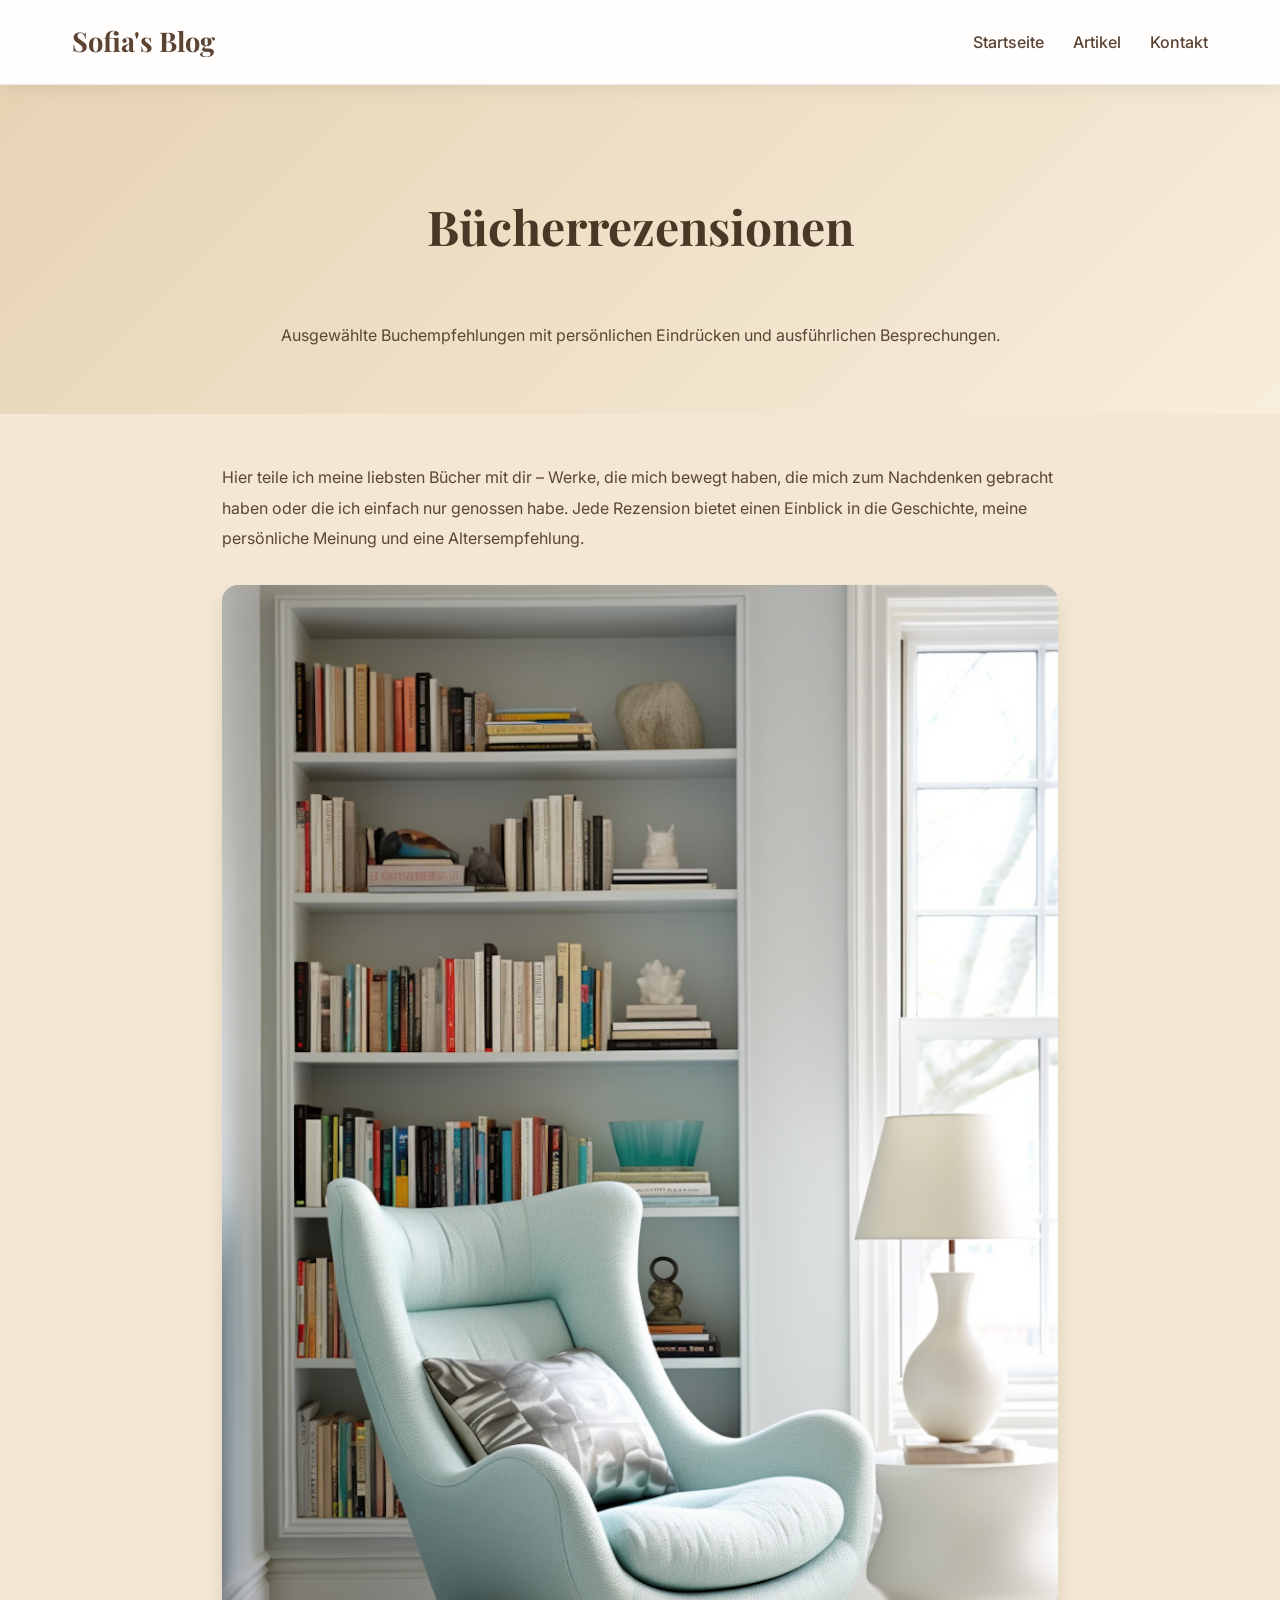
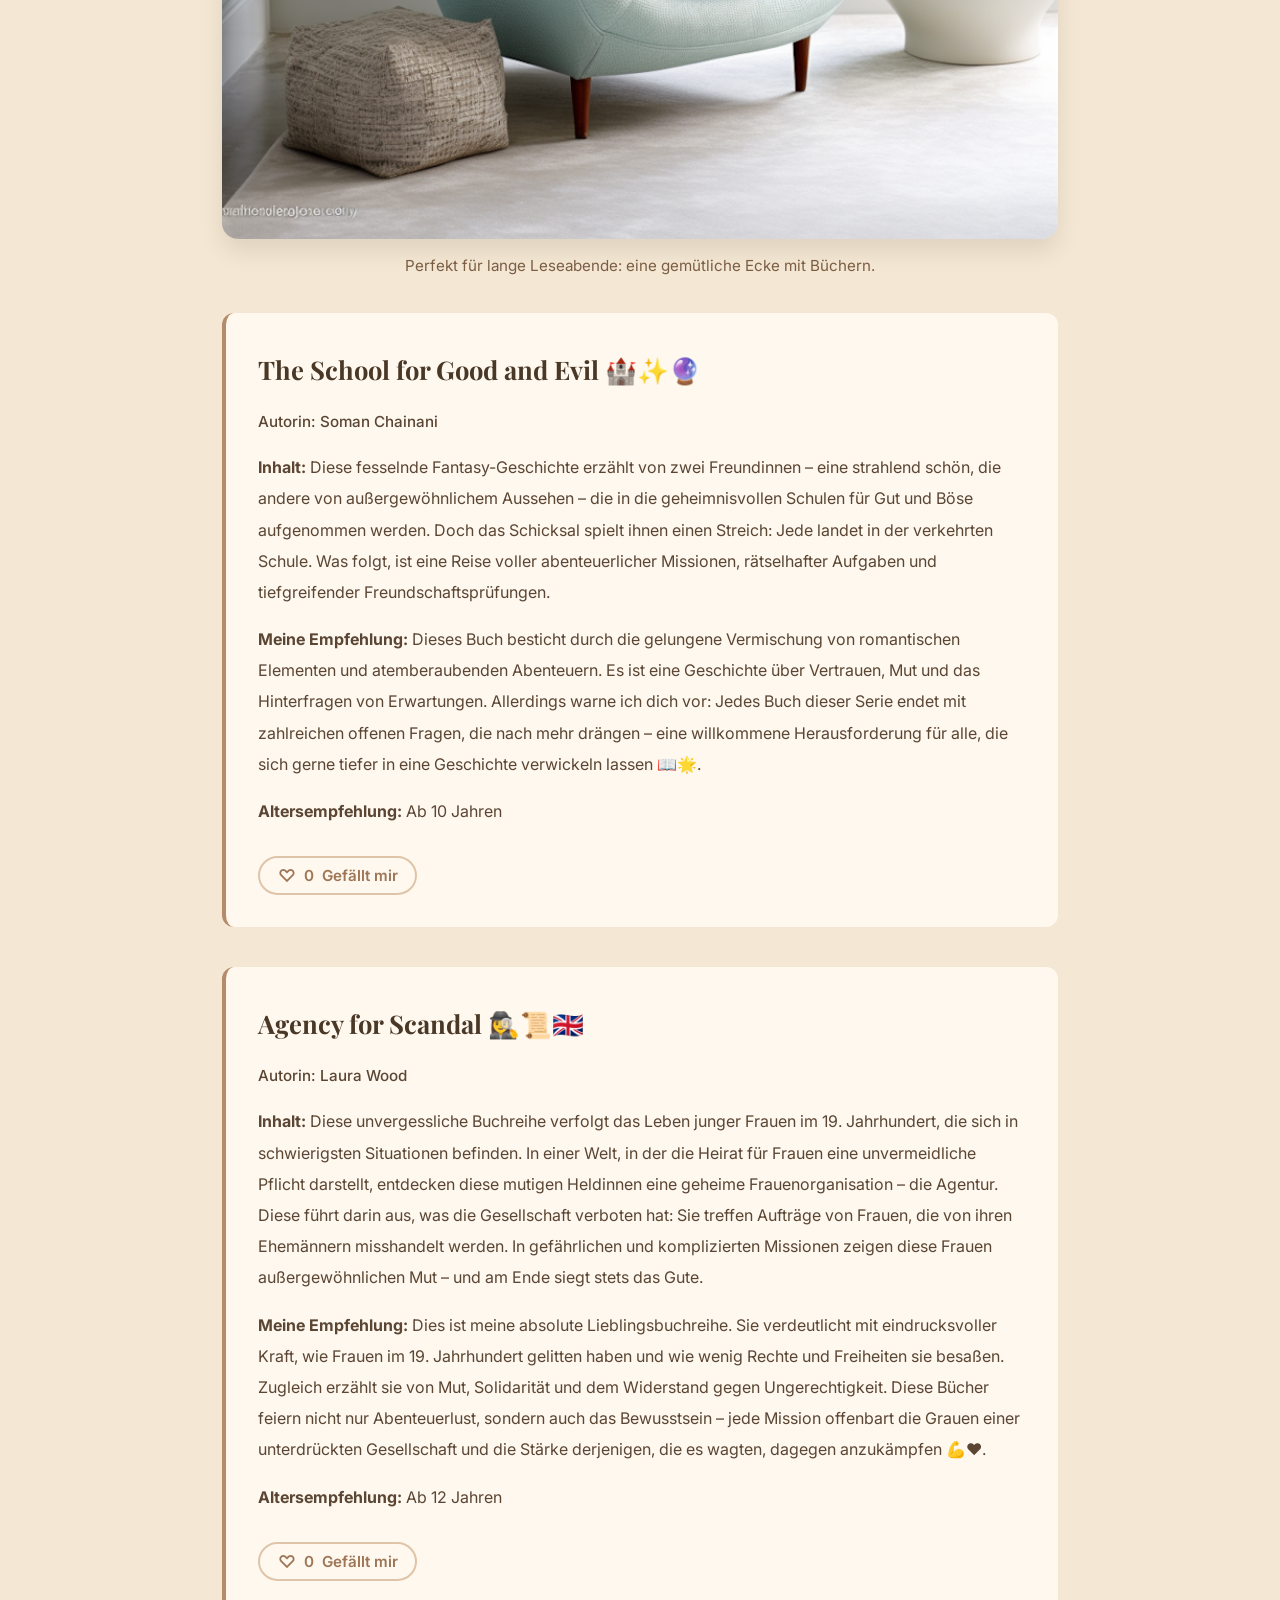
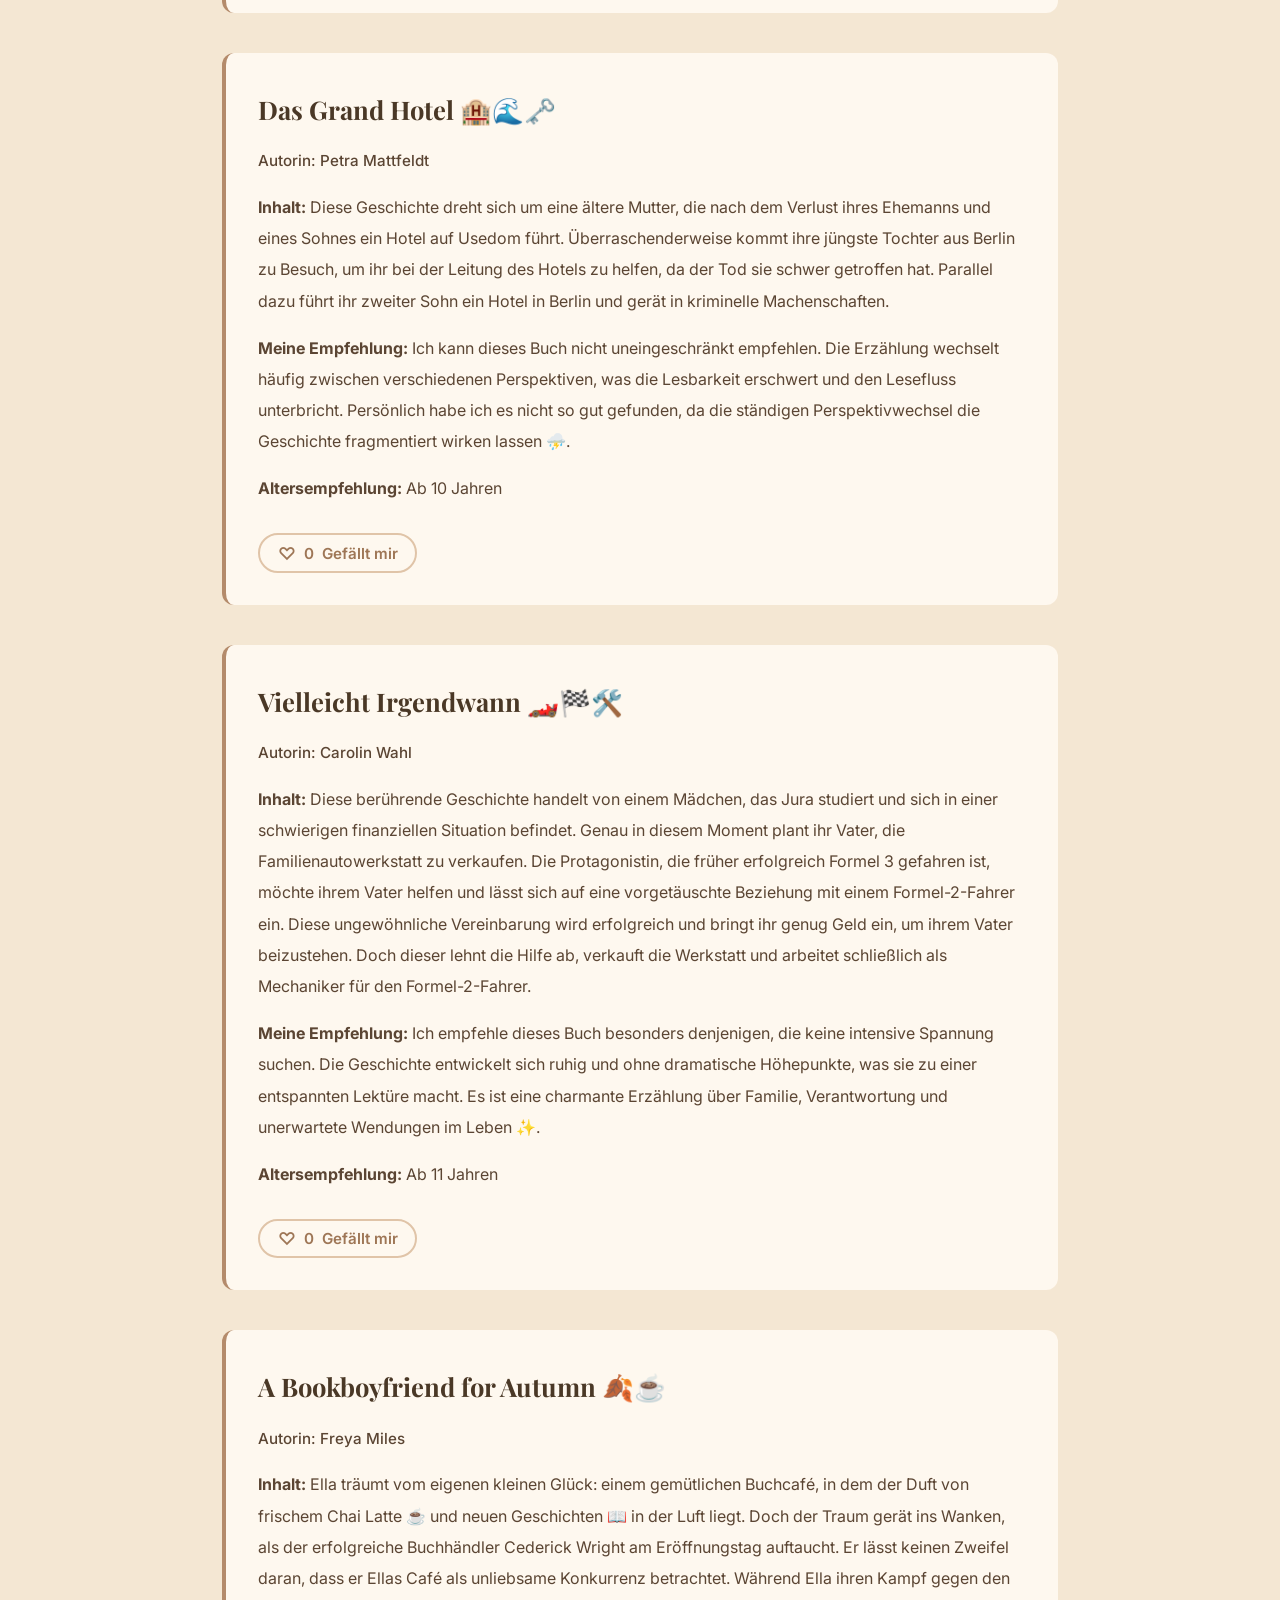
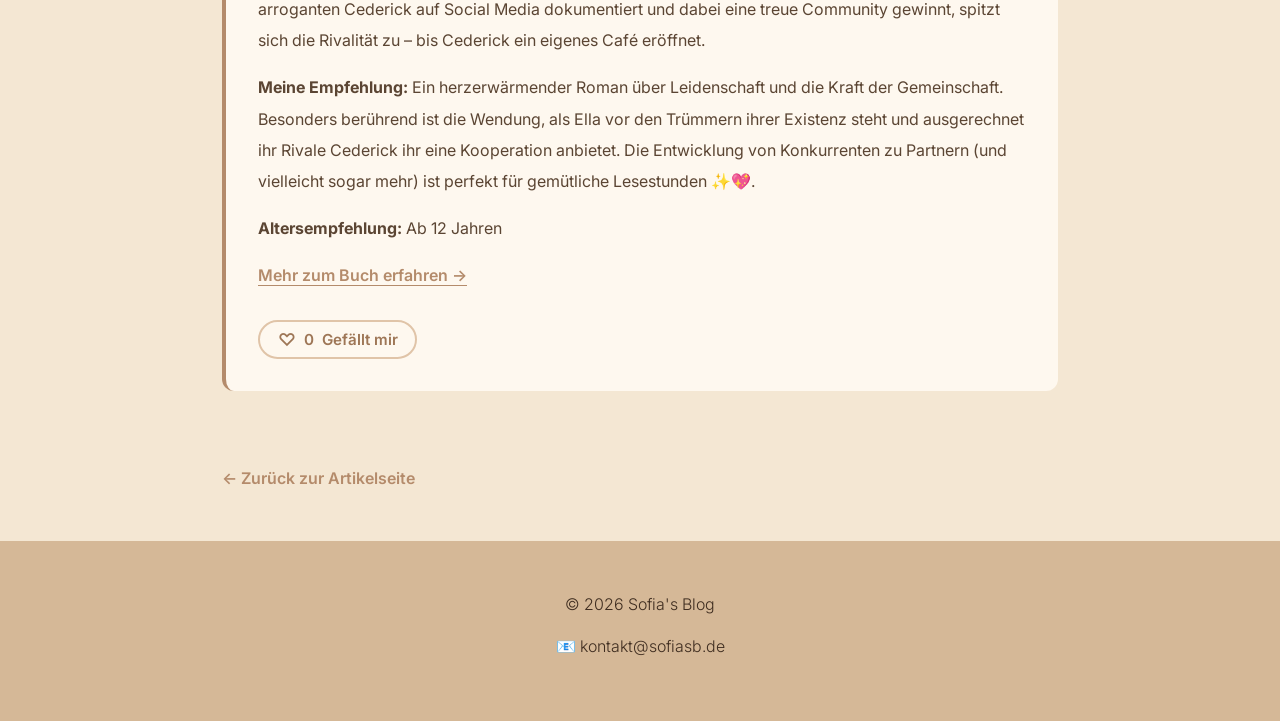
<file: article-entwicklung.html>
<!DOCTYPE html>
<html lang="de">
<head>
    <meta charset="UTF-8">
    <link rel="icon" type="image/svg+xml" href="favicon.svg">
    <meta name="viewport" content="width=device-width, initial-scale=1.0">
    <meta name="description" content="Bücherrezensionen - Sofia's Blog">
    <title>Bücherrezensionen</title>
    <link href="https://fonts.googleapis.com/css2?family=Playfair+Display:wght@700&family=Inter:wght@300;400;500;600&display=swap" rel="stylesheet">
    <link rel="stylesheet" href="style.css">
    <style>
        * { margin: 0; padding: 0; box-sizing: border-box; }
        body { font-family: 'Inter', sans-serif; line-height: 1.9; color: #4a3826; background: #f4e7d3; }
        header { background: rgba(255,255,255,0.95); padding: 1rem 0; box-shadow: 0 2px 20px rgba(0,0,0,0.08); position: sticky; top: 0; z-index: 100; border-bottom: 1px solid rgba(125,95,65,0.12); }
        nav { max-width: 1200px; margin: 0 auto; padding: 0 2rem; display: flex; justify-content: space-between; align-items: center; }
        nav h1 { font-size: 1.7rem; color: #5a4332; font-family: 'Playfair Display', serif; }
        nav ul { list-style: none; display: flex; gap: 1.8rem; }
        nav a { color: #5a4332; text-decoration: none; font-weight: 500; }
        .hero { background: linear-gradient(135deg, #e7d3b4 0%, #f7eedb 100%); padding: 6rem 2rem 4rem; text-align: center; }
        .hero-content { display: flex; flex-direction: column; align-items: center; gap: 2rem; }
        .hero-image { width: 300px; border-radius: 12px; box-shadow: 0 8px 32px rgba(0,0,0,0.15); }
        .hero h2 { font-size: 3rem; margin-bottom: 1rem; font-family: 'Playfair Display', serif; }
        .hero p { max-width: 720px; margin: 0 auto; color: #5b4533; }
        .content { max-width: 900px; margin: 0 auto; padding: 3rem 2rem; }
        .content p { margin-bottom: 1.6rem; color: #5b4533; }
        .book { background: rgba(255,249,241,0.95); padding: 2rem; margin-bottom: 2.5rem; border-radius: 12px; border-left: 4px solid #b48b6b; }
        .book h3 { margin-bottom: 0.8rem; color: #4a3826; font-size: 1.6rem; font-family: 'Playfair Display', serif; }
        .book-meta { color: #7b5d44; font-size: 0.95rem; margin-bottom: 1rem; font-weight: 500; }
        .book p { margin-bottom: 1rem; line-height: 1.95; }
        .like-btn { display: inline-flex; align-items: center; gap: 0.5rem; margin-top: 0.8rem; padding: 0.45rem 1.1rem; border: 2px solid #e0c4a8; border-radius: 50px; background: transparent; color: #9e7656; font-family: 'Inter', sans-serif; font-size: 0.95rem; font-weight: 600; cursor: pointer; transition: all 0.25s ease; }
        .like-btn:hover { border-color: #c0392b; color: #c0392b; background: rgba(192,57,43,0.06); }
        .like-btn.liked { border-color: #c0392b; color: #c0392b; background: rgba(192,57,43,0.08); }
        .like-btn .heart { font-size: 1.1rem; transition: transform 0.2s ease; }
        .like-btn.liked .heart { transform: scale(1.25); }
        .back-link { display: inline-block; margin-top: 2rem; color: #b48b6b; text-decoration: none; font-weight: 600; }
        .footer { background: #d5b897; color: #3f2d20; text-align: center; padding: 3rem 2rem; }
        .footer p { margin-bottom: 0.7rem; font-weight: 300; }
    </style>
</head>
<body>
    <header>
        <nav>
            <h1>Sofia's Blog</h1>
            <ul>
                <li><a href="index.html">Startseite</a></li>
                <li><a href="articles.html">Artikel</a></li>
                <li><a href="index.html#kontakt">Kontakt</a></li>
            </ul>
        </nav>
    </header>
    <section class="hero">
        <div class="hero-content">
            <h2>Bücherrezensionen</h2>
            <p>Ausgewählte Buchempfehlungen mit persönlichen Eindrücken und ausführlichen Besprechungen.</p>
        </div>
    </section>
    <main class="content">
        <p>Hier teile ich meine liebsten Bücher mit dir – Werke, die mich bewegt haben, die mich zum Nachdenken gebracht haben oder die ich einfach nur genossen habe. Jede Rezension bietet einen Einblick in die Geschichte, meine persönliche Meinung und eine Altersempfehlung.</p>

        <figure>
            <img src="image.png" alt="Gemütlicher Lesesessel vor einem Bücherregal" />
            <figcaption>Perfekt für lange Leseabende: eine gemütliche Ecke mit Büchern.</figcaption>
        </figure>

        <div class="book">
            <h3>The School for Good and Evil 🏰✨🔮</h3>
            <p class="book-meta">Autorin: Soman Chainani</p>
            <p><strong>Inhalt:</strong> Diese fesselnde Fantasy-Geschichte erzählt von zwei Freundinnen – eine strahlend schön, die andere von außergewöhnlichem Aussehen – die in die geheimnisvollen Schulen für Gut und Böse aufgenommen werden. Doch das Schicksal spielt ihnen einen Streich: Jede landet in der verkehrten Schule. Was folgt, ist eine Reise voller abenteuerlicher Missionen, rätselhafter Aufgaben und tiefgreifender Freundschaftsprüfungen.</p>
            <p><strong>Meine Empfehlung:</strong> Dieses Buch besticht durch die gelungene Vermischung von romantischen Elementen und atemberaubenden Abenteuern. Es ist eine Geschichte über Vertrauen, Mut und das Hinterfragen von Erwartungen. Allerdings warne ich dich vor: Jedes Buch dieser Serie endet mit zahlreichen offenen Fragen, die nach mehr drängen – eine willkommene Herausforderung für alle, die sich gerne tiefer in eine Geschichte verwickeln lassen 📖🌟.</p>
            <p><strong>Altersempfehlung:</strong> Ab 10 Jahren</p>
            <button class="like-btn" onclick="toggleLike(this, 'school-good-evil')">
                <span class="heart">♡</span><span class="count">0</span> Gefällt mir
            </button>
        </div>

        <div class="book">
            <h3>Agency for Scandal 🕵️‍♀️📜🇬🇧</h3>
            <p class="book-meta">Autorin: Laura Wood</p>
            <p><strong>Inhalt:</strong> Diese unvergessliche Buchreihe verfolgt das Leben junger Frauen im 19. Jahrhundert, die sich in schwierigsten Situationen befinden. In einer Welt, in der die Heirat für Frauen eine unvermeidliche Pflicht darstellt, entdecken diese mutigen Heldinnen eine geheime Frauenorganisation – die Agentur. Diese führt darin aus, was die Gesellschaft verboten hat: Sie treffen Aufträge von Frauen, die von ihren Ehemännern misshandelt werden. In gefährlichen und komplizierten Missionen zeigen diese Frauen außergewöhnlichen Mut – und am Ende siegt stets das Gute.</p>
            <p><strong>Meine Empfehlung:</strong> Dies ist meine absolute Lieblingsbuchreihe. Sie verdeutlicht mit eindrucksvoller Kraft, wie Frauen im 19. Jahrhundert gelitten haben und wie wenig Rechte und Freiheiten sie besaßen. Zugleich erzählt sie von Mut, Solidarität und dem Widerstand gegen Ungerechtigkeit. Diese Bücher feiern nicht nur Abenteuerlust, sondern auch das Bewusstsein – jede Mission offenbart die Grauen einer unterdrückten Gesellschaft und die Stärke derjenigen, die es wagten, dagegen anzukämpfen 💪❤️.</p>
            <p><strong>Altersempfehlung:</strong> Ab 12 Jahren</p>
            <button class="like-btn" onclick="toggleLike(this, 'agency-for-scandal')">
                <span class="heart">♡</span><span class="count">0</span> Gefällt mir
            </button>
        </div>

        <div class="book">
            <h3>Das Grand Hotel 🏨🌊🗝️</h3>
            <p class="book-meta">Autorin: Petra Mattfeldt</p>
            <p><strong>Inhalt:</strong> Diese Geschichte dreht sich um eine ältere Mutter, die nach dem Verlust ihres Ehemanns und eines Sohnes ein Hotel auf Usedom führt. Überraschenderweise kommt ihre jüngste Tochter aus Berlin zu Besuch, um ihr bei der Leitung des Hotels zu helfen, da der Tod sie schwer getroffen hat. Parallel dazu führt ihr zweiter Sohn ein Hotel in Berlin und gerät in kriminelle Machenschaften.</p>
            <p><strong>Meine Empfehlung:</strong> Ich kann dieses Buch nicht uneingeschränkt empfehlen. Die Erzählung wechselt häufig zwischen verschiedenen Perspektiven, was die Lesbarkeit erschwert und den Lesefluss unterbricht. Persönlich habe ich es nicht so gut gefunden, da die ständigen Perspektivwechsel die Geschichte fragmentiert wirken lassen ⛈️.</p>
            <p><strong>Altersempfehlung:</strong> Ab 10 Jahren</p>
            <button class="like-btn" onclick="toggleLike(this, 'das-grand-hotel')">
                <span class="heart">♡</span><span class="count">0</span> Gefällt mir
            </button>
        </div>

        <div class="book">
            <h3>Vielleicht Irgendwann 🏎️🏁🛠️</h3>
            <p class="book-meta">Autorin: Carolin Wahl</p>
            <p><strong>Inhalt:</strong> Diese berührende Geschichte handelt von einem Mädchen, das Jura studiert und sich in einer schwierigen finanziellen Situation befindet. Genau in diesem Moment plant ihr Vater, die Familienautowerkstatt zu verkaufen. Die Protagonistin, die früher erfolgreich Formel 3 gefahren ist, möchte ihrem Vater helfen und lässt sich auf eine vorgetäuschte Beziehung mit einem Formel-2-Fahrer ein. Diese ungewöhnliche Vereinbarung wird erfolgreich und bringt ihr genug Geld ein, um ihrem Vater beizustehen. Doch dieser lehnt die Hilfe ab, verkauft die Werkstatt und arbeitet schließlich als Mechaniker für den Formel-2-Fahrer.</p>
            <p><strong>Meine Empfehlung:</strong> Ich empfehle dieses Buch besonders denjenigen, die keine intensive Spannung suchen. Die Geschichte entwickelt sich ruhig und ohne dramatische Höhepunkte, was sie zu einer entspannten Lektüre macht. Es ist eine charmante Erzählung über Familie, Verantwortung und unerwartete Wendungen im Leben ✨.</p>
            <p><strong>Altersempfehlung:</strong> Ab 11 Jahren</p>
            <button class="like-btn" onclick="toggleLike(this, 'vielleicht-irgendwann')">
                <span class="heart">♡</span><span class="count">0</span> Gefällt mir
            </button>
        </div>

        <div class="book">
            <h3>A Bookboyfriend for Autumn 🍂☕</h3>
            <p class="book-meta">Autorin: Freya Miles</p>
            <p><strong>Inhalt:</strong> Ella träumt vom eigenen kleinen Glück: einem gemütlichen Buchcafé, in dem der Duft von frischem Chai Latte ☕ und neuen Geschichten 📖 in der Luft liegt. Doch der Traum gerät ins Wanken, als der erfolgreiche Buchhändler Cederick Wright am Eröffnungstag auftaucht. Er lässt keinen Zweifel daran, dass er Ellas Café als unliebsame Konkurrenz betrachtet. Während Ella ihren Kampf gegen den arroganten Cederick auf Social Media dokumentiert und dabei eine treue Community gewinnt, spitzt sich die Rivalität zu – bis Cederick ein eigenes Café eröffnet.</p>
            <p><strong>Meine Empfehlung:</strong> Ein herzerwärmender Roman über Leidenschaft und die Kraft der Gemeinschaft. Besonders berührend ist die Wendung, als Ella vor den Trümmern ihrer Existenz steht und ausgerechnet ihr Rivale Cederick ihr eine Kooperation anbietet. Die Entwicklung von Konkurrenten zu Partnern (und vielleicht sogar mehr) ist perfekt für gemütliche Lesestunden ✨💖.</p>
            <p><strong>Altersempfehlung:</strong> Ab 12 Jahren</p>
            <div style="margin-top: 1rem; margin-bottom: 1rem;">
                <a href="https://www.amazon.de/Bookboyfriend-Autumn-Freya-Miles/dp/3986970347" target="_blank" style="color: #b48b6b; text-decoration: none; font-weight: 600; border-bottom: 1px solid #b48b6b;">Mehr zum Buch erfahren →</a>
            </div>
            <button class="like-btn" onclick="toggleLike(this, 'bookboyfriend-autumn')">
                <span class="heart">♡</span><span class="count">0</span> Gefällt mir
            </button>
        </div>

        <a href="articles.html" class="back-link">← Zurück zur Artikelseite</a>
    </main>
    <footer class="footer">
        <p>&copy; 2026 Sofia's Blog</p>
        <p>📧 kontakt@sofiasb.de</p>
    </footer>
    <script>
        function toggleLike(btn, id) {
            const liked = localStorage.getItem('like-' + id) === '1';
            const newLiked = !liked;
            const count = parseInt(localStorage.getItem('count-' + id) || '0');
            const newCount = newLiked ? count + 1 : Math.max(0, count - 1);
            localStorage.setItem('like-' + id, newLiked ? '1' : '0');
            localStorage.setItem('count-' + id, newCount);
            btn.classList.toggle('liked', newLiked);
            btn.querySelector('.heart').textContent = newLiked ? '♥' : '♡';
            btn.querySelector('.count').textContent = newCount;
        }

       
    </script>
</body>
</html>
</file>
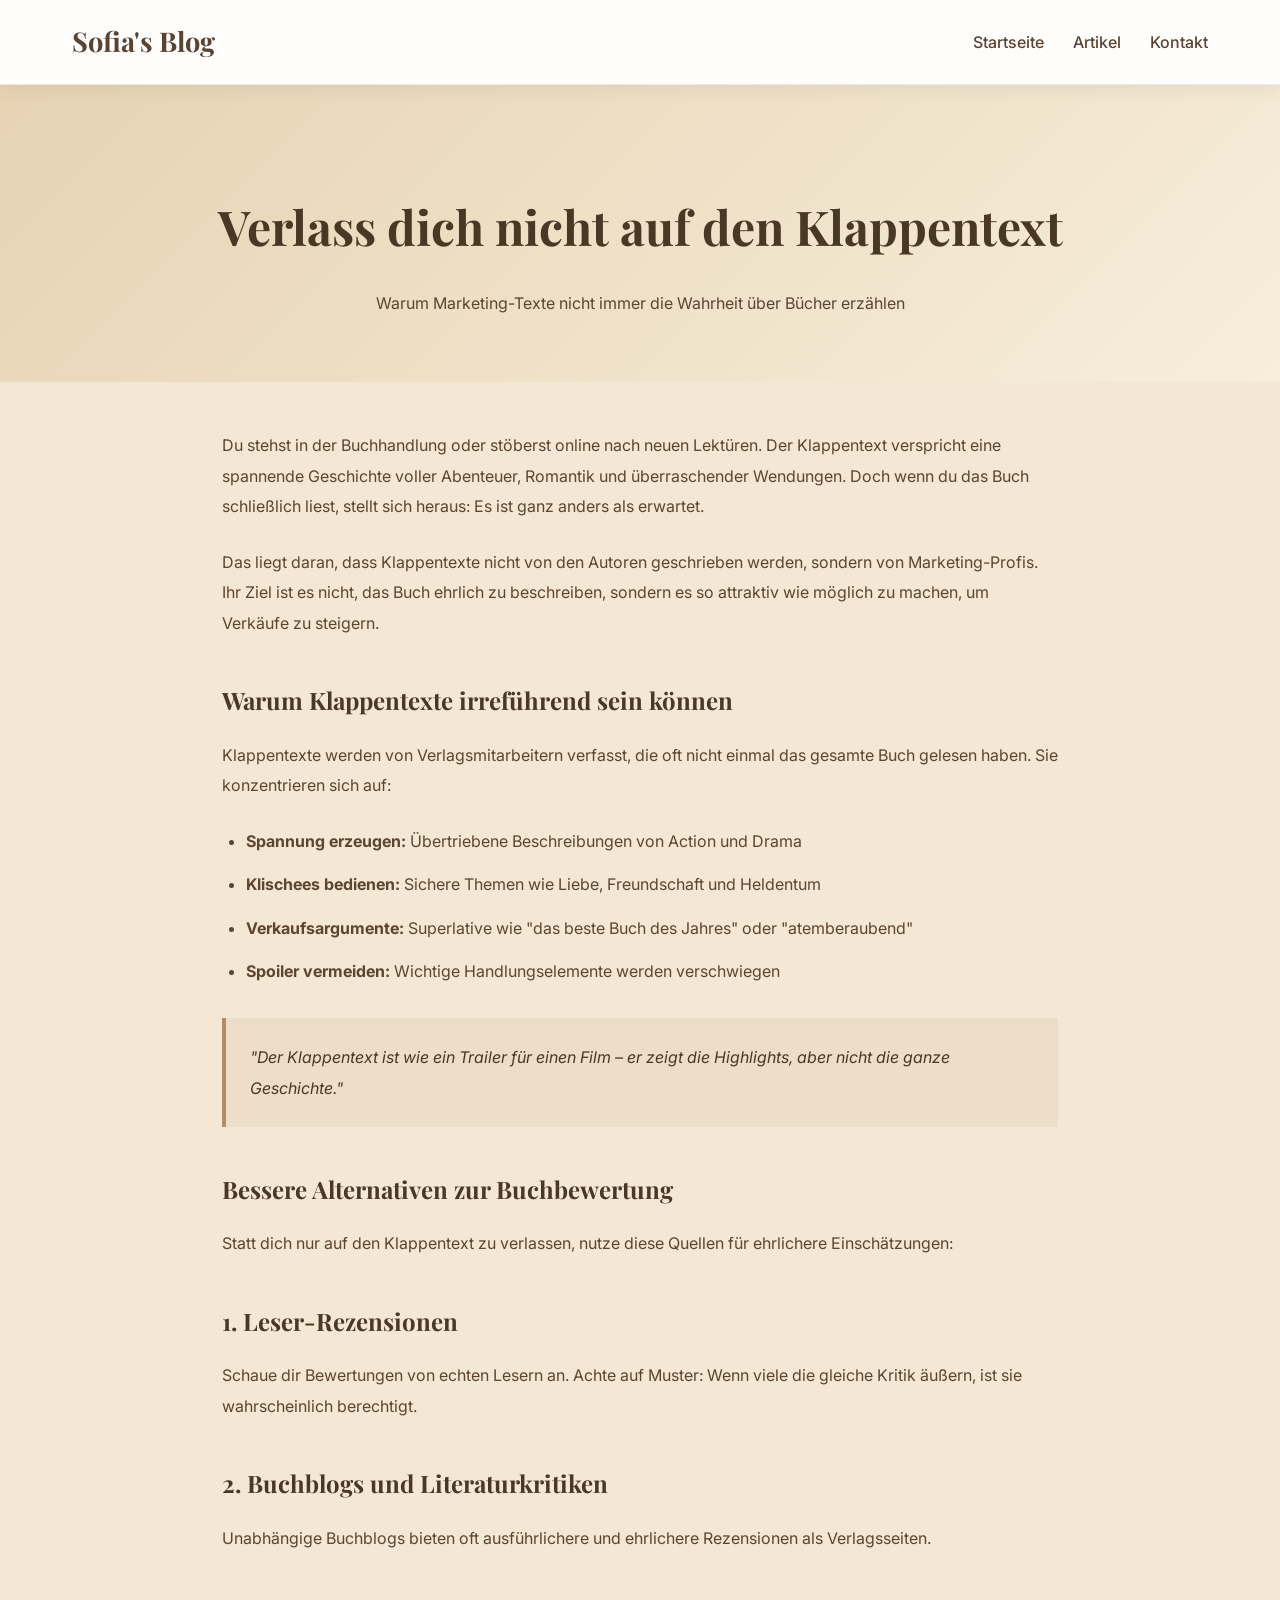
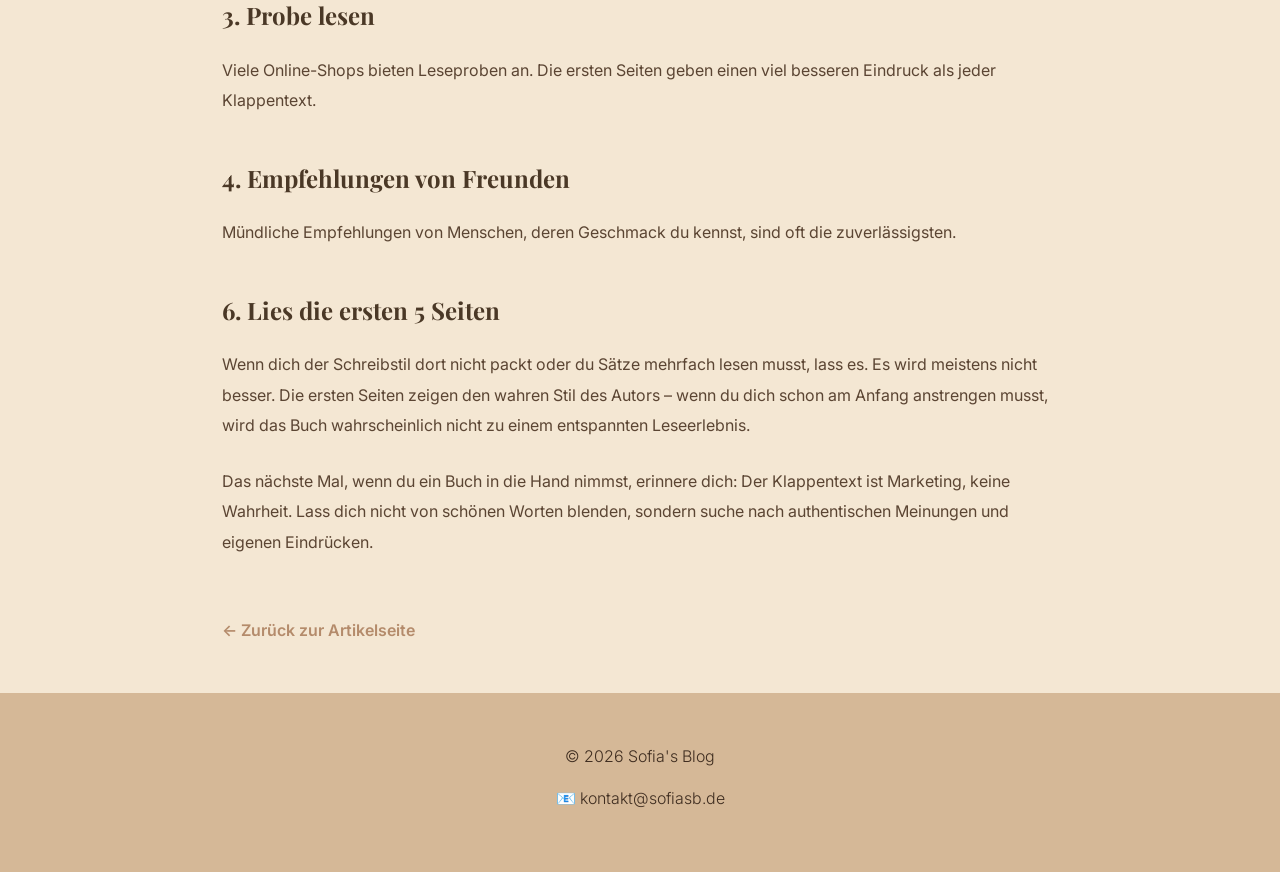
<file: article-klappentext.html>
<!DOCTYPE html>
<html lang="de">
<head>
    <meta charset="UTF-8">
    <meta name="viewport" content="width=device-width, initial-scale=1.0">
    <meta name="description" content="Verlass dich nicht auf den Klappentext - Sofia's Blog">
    <title>Verlass dich nicht auf den Klappentext</title>
    <link href="https://fonts.googleapis.com/css2?family=Playfair+Display:wght@700&family=Inter:wght@300;400;500;600&display=swap" rel="stylesheet">
    <style>
        * { margin: 0; padding: 0; box-sizing: border-box; }
        body { font-family: 'Inter', sans-serif; line-height: 1.9; color: #4a3826; background: #f4e7d3; }
        header { background: rgba(255,255,255,0.95); padding: 1rem 0; box-shadow: 0 2px 20px rgba(0,0,0,0.08); position: sticky; top: 0; z-index: 100; border-bottom: 1px solid rgba(125,95,65,0.12); }
        nav { max-width: 1200px; margin: 0 auto; padding: 0 2rem; display: flex; justify-content: space-between; align-items: center; }
        nav h1 { font-size: 1.7rem; color: #5a4332; font-family: 'Playfair Display', serif; }
        nav ul { list-style: none; display: flex; gap: 1.8rem; }
        nav a { color: #5a4332; text-decoration: none; font-weight: 500; }
        .hero { background: linear-gradient(135deg, #e7d3b4 0%, #f7eedb 100%); padding: 6rem 2rem 4rem; text-align: center; }
        .hero h2 { font-size: 3rem; margin-bottom: 1rem; font-family: 'Playfair Display', serif; }
        .hero p { max-width: 720px; margin: 0 auto; color: #5b4533; }
        .content { max-width: 900px; margin: 0 auto; padding: 3rem 2rem; }
        .content p { margin-bottom: 1.6rem; color: #5b4533; }
        .content h3 { margin-top: 2.5rem; margin-bottom: 1rem; color: #4a3826; font-size: 1.5rem; font-family: 'Playfair Display', serif; }
        .content ul { margin-left: 1.5rem; color: #5b4533; }
        .content li { margin-bottom: 0.8rem; }
        .quote { background: rgba(180, 139, 107, 0.1); padding: 1.5rem; border-left: 4px solid #b48b6b; margin: 2rem 0; font-style: italic; }
        .back-link { display: inline-block; margin-top: 2rem; color: #b48b6b; text-decoration: none; font-weight: 600; }
        .footer { background: #d5b897; color: #3f2d20; text-align: center; padding: 3rem 2rem; }
        .footer p { margin-bottom: 0.7rem; font-weight: 300; }
    </style>
</head>
<body>
    <header>
        <nav>
            <h1>Sofia's Blog</h1>
            <ul>
                <li><a href="index.html">Startseite</a></li>
                <li><a href="articles.html">Artikel</a></li>
                <li><a href="index.html#kontakt">Kontakt</a></li>
            </ul>
        </nav>
    </header>
    <section class="hero">
        <h2>Verlass dich nicht auf den Klappentext</h2>
        <p>Warum Marketing-Texte nicht immer die Wahrheit über Bücher erzählen</p>
    </section>
    <main class="content">
        <p>Du stehst in der Buchhandlung oder stöberst online nach neuen Lektüren. Der Klappentext verspricht eine spannende Geschichte voller Abenteuer, Romantik und überraschender Wendungen. Doch wenn du das Buch schließlich liest, stellt sich heraus: Es ist ganz anders als erwartet.</p>

        <p>Das liegt daran, dass Klappentexte nicht von den Autoren geschrieben werden, sondern von Marketing-Profis. Ihr Ziel ist es nicht, das Buch ehrlich zu beschreiben, sondern es so attraktiv wie möglich zu machen, um Verkäufe zu steigern.</p>

        <h3>Warum Klappentexte irreführend sein können</h3>
        <p>Klappentexte werden von Verlagsmitarbeitern verfasst, die oft nicht einmal das gesamte Buch gelesen haben. Sie konzentrieren sich auf:</p>
        <ul>
            <li><strong>Spannung erzeugen:</strong> Übertriebene Beschreibungen von Action und Drama</li>
            <li><strong>Klischees bedienen:</strong> Sichere Themen wie Liebe, Freundschaft und Heldentum</li>
            <li><strong>Verkaufsargumente:</strong> Superlative wie "das beste Buch des Jahres" oder "atemberaubend"</li>
            <li><strong>Spoiler vermeiden:</strong> Wichtige Handlungselemente werden verschwiegen</li>
        </ul>

        <div class="quote">
            "Der Klappentext ist wie ein Trailer für einen Film – er zeigt die Highlights, aber nicht die ganze Geschichte."
        </div>

        <h3>Bessere Alternativen zur Buchbewertung</h3>
        <p>Statt dich nur auf den Klappentext zu verlassen, nutze diese Quellen für ehrlichere Einschätzungen:</p>

        <h3>1. Leser-Rezensionen</h3>
        <p>Schaue dir Bewertungen von echten Lesern an. Achte auf Muster: Wenn viele die gleiche Kritik äußern, ist sie wahrscheinlich berechtigt.</p>

        <h3>2. Buchblogs und Literaturkritiken</h3>
        <p>Unabhängige Buchblogs bieten oft ausführlichere und ehrlichere Rezensionen als Verlagsseiten.</p>

        <h3>3. Probe lesen</h3>
        <p>Viele Online-Shops bieten Leseproben an. Die ersten Seiten geben einen viel besseren Eindruck als jeder Klappentext.</p>

        <h3>4. Empfehlungen von Freunden</h3>
        <p>Mündliche Empfehlungen von Menschen, deren Geschmack du kennst, sind oft die zuverlässigsten.</p>

        <h3>6. Lies die ersten 5 Seiten</h3>
        <p>Wenn dich der Schreibstil dort nicht packt oder du Sätze mehrfach lesen musst, lass es. Es wird meistens nicht besser. Die ersten Seiten zeigen den wahren Stil des Autors – wenn du dich schon am Anfang anstrengen musst, wird das Buch wahrscheinlich nicht zu einem entspannten Leseerlebnis.</p>

        <p>Das nächste Mal, wenn du ein Buch in die Hand nimmst, erinnere dich: Der Klappentext ist Marketing, keine Wahrheit. Lass dich nicht von schönen Worten blenden, sondern suche nach authentischen Meinungen und eigenen Eindrücken.</p>

        <a href="articles.html" class="back-link">← Zurück zur Artikelseite</a>
    </main>
    <footer class="footer">
        <p>&copy; 2026 Sofia's Blog</p>
        <p>📧 kontakt@sofiasb.de</p>
    </footer>
</body>
</html>
</file>
<file: style.css>
/* Shared Global Styles */
* { margin: 0; padding: 0; box-sizing: border-box; }
body { font-family: 'Inter', sans-serif; line-height: 1.9; color: #4a3826; background: #f4e7d3; }
header { background: rgba(255,255,255,0.95); padding: 1rem 0; box-shadow: 0 2px 20px rgba(0,0,0,0.08); position: sticky; top: 0; z-index: 100; border-bottom: 1px solid rgba(125,95,65,0.12); }
nav { max-width: 1200px; margin: 0 auto; padding: 0 2rem; display: flex; justify-content: space-between; align-items: center; }
nav h1 { font-size: 1.7rem; color: #5a4332; font-family: 'Playfair Display', serif; }
nav ul { list-style: none; display: flex; gap: 1.8rem; }
nav a { color: #5a4332; text-decoration: none; font-weight: 500; transition: color 0.2s; }
nav a:hover { color: #b48b6b; }
.footer { background: #d5b897; color: #3f2d20; text-align: center; padding: 3rem 2rem; }
.back-link { display: inline-block; margin-top: 2rem; color: #b48b6b; text-decoration: none; font-weight: 600; }

/* Shared Hero styles */
.hero { background: linear-gradient(135deg, #e7d3b4 0%, #f7eedb 100%); padding: 6rem 2rem 4rem; text-align: center; }
.hero-image { width: 300px; border-radius: 12px; box-shadow: 0 8px 32px rgba(0,0,0,0.15); margin-bottom: 1rem; }
.hero h2 { font-size: 3rem; margin-bottom: 1rem; font-family: 'Playfair Display', serif; }

.content figure {
    margin: 2rem auto;
    max-width: 900px;
}

.content figure img {
    width: 100%;
    display: block;
    border-radius: 16px;
    box-shadow: 0 12px 24px rgba(0,0,0,0.09);
}

.content figure figcaption {
    margin-top: 0.8rem;
    color: #7b5d44;
    font-size: 0.95rem;
    text-align: center;
}

/* Heart/Like Button Styles */
.like-btn, .heart-btn { cursor: pointer; transition: transform 0.2s; }
.liked { color: #c0392b; }
@keyframes pop { 
    0%, 100% { transform: scale(1); } 
    50% { transform: scale(1.35); } 
}

/* Additional subtle special effects */
.article-card { border-radius: 14px; overflow: hidden; position: relative; transition: transform 0.35s cubic-bezier(.2,.9,.2,1), box-shadow 0.35s, border-color 0.35s; }
.article-card:hover { transform: translateY(-10px) scale(1.01); box-shadow: 0 30px 60px rgba(74,56,38,0.12); }
.article-card::before { content: ''; position: absolute; inset: 0; pointer-events: none; background: linear-gradient(120deg, rgba(255,255,255,0.02), rgba(255,255,255,0.06)); mix-blend-mode: overlay; opacity: 0; transition: opacity 0.4s; }
.article-card:hover::before { opacity: 1; }
.card-image { transition: transform 0.6s ease, filter 0.45s ease; }
.article-card:hover .card-image { transform: scale(1.06) rotate(-0.4deg); filter: saturate(1.05) contrast(1.02); }

/* Subtle button shine */
.btn { position: relative; overflow: hidden; }
.btn::after { content: ''; position: absolute; top: -60%; left: -30%; width: 40%; height: 220%; background: linear-gradient(120deg, rgba(255,255,255,0.06), rgba(255,255,255,0.22), rgba(255,255,255,0.06)); transform: rotate(20deg); transition: transform 0.9s ease; opacity: 0.9; }
.btn:hover::after { transform: translateX(260%); }

/* Animated link underline */
a { position: relative; }
a::after { content: ''; position: absolute; left: 0; bottom: -3px; height: 2px; width: 0; background: linear-gradient(90deg,#b48b6b,#c8973a); transition: width 0.35s ease; }
a:hover::after { width: 100%; }

/* Focus-visible accessibility */
:focus-visible { outline: 3px solid rgba(180,139,107,0.18); outline-offset: 3px; }

/* defensive rule removed to restore article display */

/* New animations: entrance, floating hero image, tilt on hover, staggered reveal */
@keyframes cardIn {
    from { opacity: 0; transform: translateY(16px) scale(0.995); }
    to   { opacity: 1; transform: translateY(0) scale(1); }
}

@keyframes floatY {
    0% { transform: translateY(0); }
    50% { transform: translateY(-8px); }
    100% { transform: translateY(0); }
}

@keyframes tiltShine {
    0% { transform: rotateZ(-2deg) translateX(-2%); }
    50% { transform: rotateZ(2deg) translateX(2%); }
    100% { transform: rotateZ(-2deg) translateX(-2%); }
}

/* Apply entrance animation and stagger for lists */
.articles .article-card,
.articles-grid .article-card {
    opacity: 0;
    transform-origin: center bottom;
    animation: cardIn 640ms cubic-bezier(.2,.9,.2,1) forwards;
}
.articles .article-card:nth-child(1), .articles-grid .article-card:nth-child(1) { animation-delay: 0.06s; }
.articles .article-card:nth-child(2), .articles-grid .article-card:nth-child(2) { animation-delay: 0.14s; }
.articles .article-card:nth-child(3), .articles-grid .article-card:nth-child(3) { animation-delay: 0.22s; }
.articles .article-card:nth-child(4), .articles-grid .article-card:nth-child(4) { animation-delay: 0.30s; }
.articles .article-card:nth-child(5), .articles-grid .article-card:nth-child(5) { animation-delay: 0.38s; }
.articles .article-card:nth-child(6), .articles-grid .article-card:nth-child(6) { animation-delay: 0.46s; }

/* smoother hover with subtle 3D tilt */
.article-card {
    transition: transform 0.45s cubic-bezier(.2,.9,.2,1), box-shadow 0.45s;
    will-change: transform;
}
.article-card:hover {
    transform: translateY(-14px) scale(1.02) rotateX(1deg);
    box-shadow: 0 36px 80px rgba(74,56,38,0.14);
}

/* floating hero image */
.hero-image { animation: floatY 6s ease-in-out infinite; }

/* Button micro-interaction: quick bounce on click */
.btn:active { transform: translateY(3px) scale(0.99); transition: transform 120ms; }

/* Subtle pulsing accent for important links/buttons */
.btn.pulse::before {
    content: '';
    position: absolute;
    inset: 0;
    border-radius: inherit;
    box-shadow: 0 0 0 rgba(180,139,107,0.12);
    animation: pulse 2.2s infinite;
    pointer-events: none;
}
@keyframes pulse { 0% { box-shadow: 0 0 0 rgba(180,139,107,0.12); } 50% { box-shadow: 0 18px 40px rgba(180,139,107,0.06); } 100% { box-shadow: 0 0 0 rgba(180,139,107,0.0); } }

/* Decorative tilt on hero small devices to feel more dynamic */
@media (max-width: 768px) {
    .hero-image { transform-origin: center; animation: tiltShine 8s ease-in-out infinite; }
}
</file>
